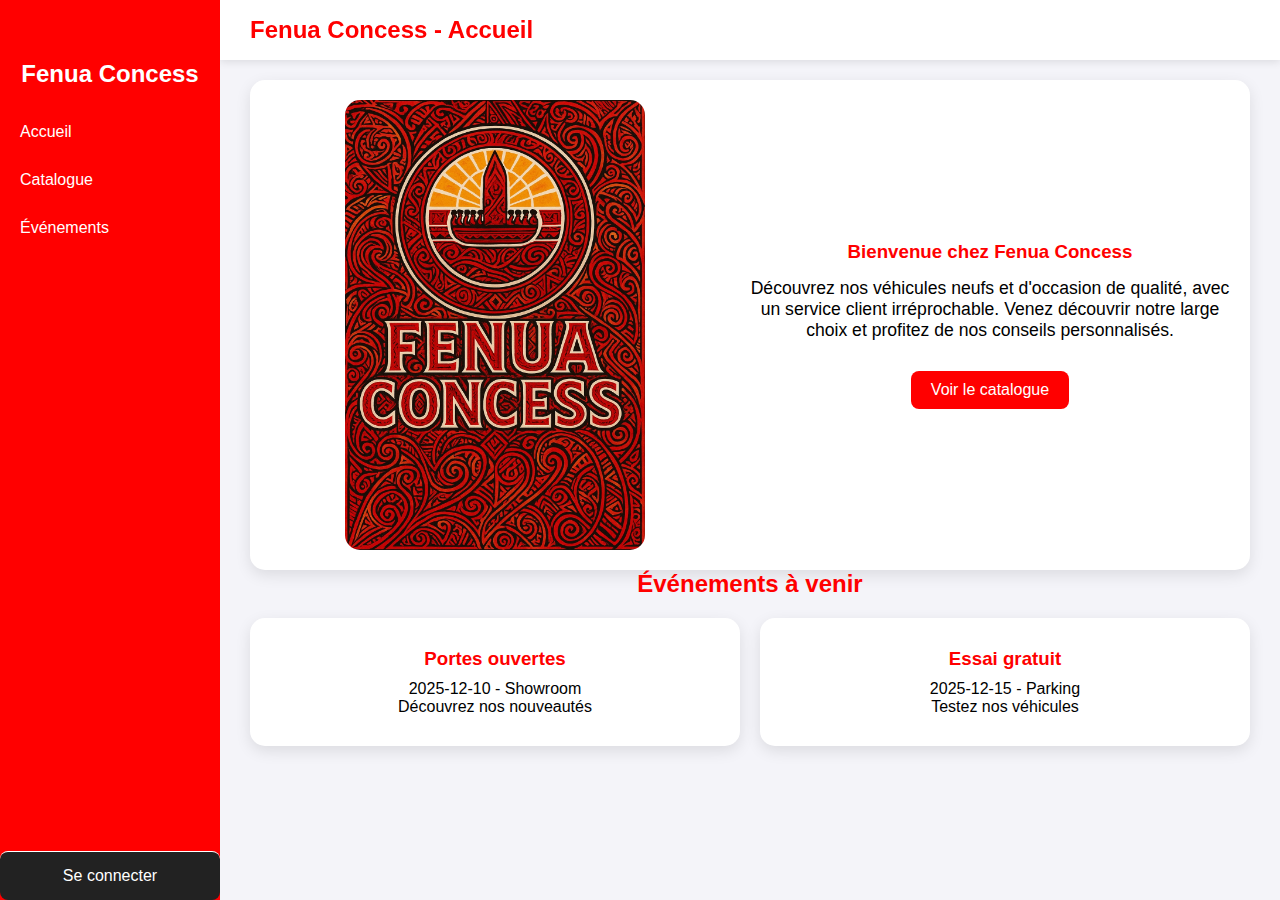
<file: index.html>
<!DOCTYPE html>
<html lang="fr">
<head>
<meta charset="UTF-8">
<meta name="viewport" content="width=device-width, initial-scale=1.0">
<title>Fenua Concess - Accueil</title>
<link rel="stylesheet" href="style.css">
<link rel="icon" type="image/png" href="assets/logo1.png">
<style>
/* --- Styles pour la présentation --- */
.presentation-card {
  display: flex;
  align-items: center;
  justify-content: space-between;
  gap: 30px;
  padding: 20px;
  flex-wrap: wrap;
}

.presentation-card img {
  width: 50%;
  max-width: 300px;
  border-radius: 15px;
  display: block;
  margin: 0 auto; /* Centre l'image dans son bloc */
}

.presentation-card .presentation-text {
  width: 50%;
  min-width: 250px;
}

.presentation-card .presentation-text h3 {
  margin-bottom: 15px;
  color: #ff0000;
}

.presentation-card .presentation-text p {
  font-size: 1.1em;
  margin-bottom: 15px;
}

.presentation-card .presentation-text a {
  display: inline-block;
  padding: 10px 20px;
  background: #ff0000;
  color: #fff;
  text-decoration: none;
  border-radius: 8px;
  transition: 0.3s;
}

.presentation-card .presentation-text a:hover {
  background: #00b4db;
}

/* --- Responsive --- */
@media (max-width:800px) {
  .presentation-card {
    flex-direction: column;
    text-align: center;
  }
  .presentation-card img,
  .presentation-card .presentation-text {
    width: 100%;
  }
}
</style>
</head>
<body>

<!-- Sidebar -->
<div class="sidebar">
  <h2>Fenua Concess</h2>
  <a href="index.html">Accueil</a>
  <a href="catalogue_p.html">Catalogue</a>
  <a href="#evenements">Événements</a>
  <a href="login.html" class="logout">Se connecter</a>
</div>

<!-- Header -->
<header>Fenua Concess - Accueil</header>

<!-- Main content -->
<div class="main-content">

  <!-- Présentation -->
  <section id="presentation" class="cards">
    <div class="card presentation-card">
      <img src="assets/logo1.png" alt="Fenua Concess">
      <div class="presentation-text">
        <h3>Bienvenue chez Fenua Concess</h3>
        <p>Découvrez nos véhicules neufs et d'occasion de qualité, avec un service client irréprochable. Venez découvrir notre large choix et profitez de nos conseils personnalisés.</p>
        <a href="catalogue_p.html">Voir le catalogue</a>
      </div>
    </div>
  </section>

  <!-- Événements -->
  <section id="evenements">
    <h2 style="text-align:center; color:#ff0000; margin-bottom:20px;">Événements à venir</h2>
    <div class="cards" id="evenements-list"></div>
  </section>

</div>

<script>
// Événements
const evenements = [
  {titre: "Portes ouvertes", date: "2025-12-10", lieu: "Showroom", desc: "Découvrez nos nouveautés"},
  {titre: "Essai gratuit", date: "2025-12-15", lieu: "Parking", desc: "Testez nos véhicules"}
];

const list = document.getElementById('evenements-list');
evenements.forEach(ev => {
  const div = document.createElement('div');
  div.className = 'card';
  div.innerHTML = `<h3>${ev.titre}</h3>
                   <p>${ev.date} - ${ev.lieu}</p>
                   <p>${ev.desc}</p>`;
  list.appendChild(div);
});

// Bloquer clic droit et touches inspecteur
document.addEventListener('contextmenu', e => e.preventDefault());
document.addEventListener('keydown', function(e) {
  if(e.key === "F12" || e.keyCode === 123) e.preventDefault();
  if(e.ctrlKey && e.shiftKey && ['I','J','C'].includes(e.key.toUpperCase())) e.preventDefault();
  if(e.ctrlKey && (e.key.toUpperCase() === 'U' || e.keyCode === 85)) e.preventDefault();
});
document.addEventListener('dragstart', e => e.preventDefault());
document.addEventListener('selectstart', e => e.preventDefault());
</script>

</body>
</html>
</file>
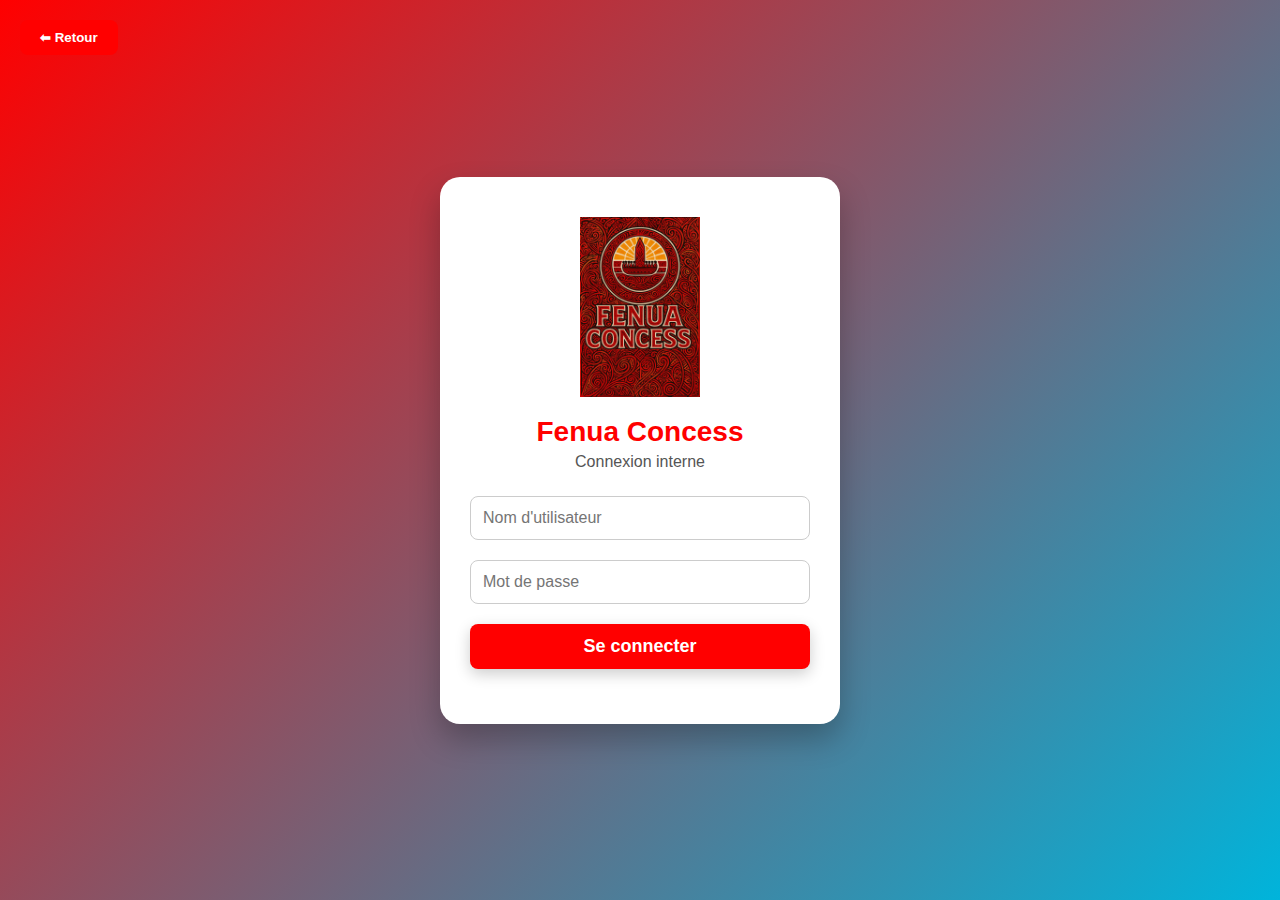
<file: factures.html>
<!DOCTYPE html>
<html lang="fr">
<head>
<meta charset="UTF-8" />
<meta name="viewport" content="width=device-width, initial-scale=1.0"/>
<title>Factures - Fenua Concess</title>
<link rel="stylesheet" href="style.css">
<link rel="icon" type="image/png" href="assets/logo1.png">
<style>
/* --- Main content --- */
.main-content {
  margin-left:220px;
  padding:80px 30px 30px 30px;
  flex:1;
  display:flex;
  justify-content:center;
  align-items:flex-start;
  min-height:100vh;
  box-sizing:border-box;
}

/* --- Formulaire --- */
form#factureForm {
  width:100%;
  max-width:600px;
  display:flex;
  flex-direction:column;
}

form#factureForm label {
  margin-top:10px;
  margin-bottom:5px;
  font-weight:600;
}

form#factureForm input, form#factureForm select, form#factureForm button {
  padding:10px;
  border-radius:6px;
  border:1px solid #ccc;
  font-size:16px;
}

form#factureForm button {
  margin-top:20px;
  background:#ff0000;
  color:#fff;
  border:none;
  cursor:pointer;
  font-weight:600;
  transition:0.3s;
}

form#factureForm button:hover {
  background:#00b4db;
}

/* --- Back button --- */
.back-btn {
  margin-bottom:15px;
  padding:10px 20px;
  background:#ff0000;
  color:#fff;
  border:none;
  border-radius:6px;
  cursor:pointer;
  font-weight:bold;
  transition:0.3s;
}

.back-btn:hover {
  background:#00b4db;
}

/* --- Sidebar user --- */
#userBlock {
  text-align: center;
  padding: 20px 10px 10px 10px;
}

#usernameDisplay {
  font-weight: 900;
  font-size: 1.3rem;
  margin-bottom: 5px;
}

#usernameLine {
  height: 2px;
  background: #fff;
  margin-bottom: 10px;
  width: 80%;
  margin-left:auto;
  margin-right:auto;
}

/* scroll top button basic positioning */
#scrollTopBtn {
  position: fixed;
  bottom: 30px;
  right: 30px;
  z-index: 100;
  background: #ff0000;
  color: #fff;
  border: none;
  border-radius: 50%;
  width: 50px;
  height: 50px;
  font-size: 24px;
  cursor: pointer;
  display: none;
  box-shadow: 0 5px 15px rgba(0,0,0,0.2);
}
#scrollTopBtn:hover { background:#00b4db; }
</style>
<script src="auth.js"></script>
</head>
<body>

<!-- Sidebar -->
<div class="sidebar">
  <div id="userBlock">
    <div id="usernameDisplay"></div>
    <div id="usernameLine"></div>
  </div>
  <h2>Fenua Concess</h2>
  <a href="portail.html">Accueil</a>
  <a href="catalogue.html">Catalogue</a>
  <a href="factures.html">Factures</a>
  <a href="#" class="logout" id="logoutBtn">Déconnexion</a>
</div>

<header>Portail Interne - Créer une facture</header>

<div class="main-content">
  <div style="width:100%;">
    <button class="back-btn" onclick="window.location.href='portail.html'">⬅ Retour</button>

    <form id="factureForm">
      <label for="client">Nom du client :</label>
      <input type="text" id="client" placeholder="Nom du client" required>

      <label for="vendeur">Nom du vendeur :</label>
      <input type="text" id="vendeur" readonly>

      <label for="date">Date :</label>
      <input type="date" id="date" required>

      <label for="heure">Heure :</label>
      <input type="time" id="heure" required>

      <label for="categorie">Catégorie :</label>
      <select id="categorie" required>
        <option value="">-- Sélectionner une catégorie --</option>
      </select>

      <label for="vehicule">Véhicule :</label>
      <select id="vehicule" required>
        <option value="">-- Sélectionner un véhicule --</option>
      </select>

      <label for="quantite">Quantité :</label>
      <input type="number" id="quantite" min="1" value="1" required>

      <label for="prix">Prix unitaire :</label>
      <input type="number" id="prix" min="0" required readonly>

      <label for="reduction">Réduction (%) :</label>
      <input type="number" id="reduction" min="0" max="100" value="0">

      <label for="motif">Motif de réduction (optionnel) :</label>
      <input type="text" id="motif" placeholder="Ex: remise fidélité, offre spéciale...">

      <label for="total">Total :</label>
      <input type="number" id="total" readonly>

      <label for="totalFinal">Total après réduction :</label>
      <input type="number" id="totalFinal" readonly>

      <button type="submit">Envoyer la facture</button>
      <p id="message"></p>
    </form>
  </div>
</div>

<button id="scrollTopBtn" title="Remonter en haut">↑</button>

<script>
// --- Vérifie si l'utilisateur est connecté ---
const user = sessionStorage.getItem('fc_user');
if(user){
  document.getElementById('vendeur').value = user;
  document.getElementById('usernameDisplay').textContent = user;
} else {
  // pas connecté, redirection
  window.location.href = "login.html";
}

// --- Bouton Déconnexion ---
document.getElementById('logoutBtn').addEventListener('click', () => {
  sessionStorage.removeItem('fc_user');
  window.location.href = 'login.html';
});

// --- CSV complet (intégré tel que fourni) ---
const csvData = `VÉHICULES;PRIX USINE;PRIX VENTE
COMPACTS;;
Blista;8 000;30 400
Brioso R/A;18 000;68 400
Issi;10 000;38 000
Panto;10 000;38 000
Prairie;12 000;45 600
COUPÉS;;
Cognoscenti Cabrio;55 000;209 000
Exemplar;32 000;121 600
F620;40 000;152 000
Felon;42 000;159 600
Felon GT;55 000;209 000
Jackal;38 000;144 000
Oracle XS;35 000;133 000
Sentinel;32 000;121 600
Sentinel XS;40 000;152 000
Windsor;95 000;361 000
Windsor Drop;125 000;475 000
Zion  Cabrio;45 000;171 000
GABZ;;
Pfister2;600 000;2 280 000
Argento 7F;500 000;1 900 000
Club XR;400 000;1 520 000
Pfister Comet S2 Rally Custom;1 260 000;4 788 000
Dodge charger Esperta;1 000 000;3 800 000
Gresley STX;600 000;2 280 000
Bravado Harmann;907 200;3 447 360
Biriz SZ;400 000;1 520 000
Mini cooper S (Issi Metro);900 000;3 420 000
Toyota Hilux Mojave;1 200 000;4 560 000
Benefactor Schwartzer s;1 008 000;3 830 400
Obey Sentinel GTS;1 159 200;4 404 960
Volvo Starlight;900 000;3 420 000
TenF R;1 108 000;4 213 440
Jaguard XE SV Project 8;1 200 000;4 560 000
Mazda ZR 350;756 000;2 872 800
MOTOS+A3A34:C225;;
Akuma;7 500;28 500
Avarus;18 000;68 400
Bagger;13 500;51 300
Bati 801;12 000;45 600
Bati 801RR;19 000;72 200
BF400;6 500;24 700
BMX (Vélo);160;608
Carbon RS;18 000;68 400
Chimera;38 000;144 400
Cliffhanger;9 500;36 100
Cruiser (Vélo);510;1 938
Daemon;11 500;43 700
Daemon High;13 500;51 300
Defiler;9 800;37 240
Double T;28 000;106 400
Enduro;5 500;20 900
Esskey;4 200;15 960
Faggio;1 900;7 220
Vespa;2 800;10 640
Fixter (Vélo);225;855
Gargoyle;16 500;62 700
Hakuchou;31 000;117 800
Hakuchou Sport;55 000;209 000
Hexer ;12 000;45 600
Innovation;23 500;89 300
Manchez;5 300;20 140
Nemesis;5 800;22 040
Nightblade;35 000;133 000
PCJ-600;6 200;23 560
Ruffian;6 800;25 840
Sanchez;5 300;20 140
Sanchez Sport;5 300;20 140
Sanctus;25 000;95 000
Scorcher (Vélo);280;1 054
Shotaro Concept;320 000;1 216 000
Sovereign;22 000;83 600
Thrust;24 000;91 200
Tri bike (Vélo);520;1 976
Vader;7 200;27 360
Vortex;9 800;37 240
Wofisbane;9 000;34 200
Zombie;9 500;36 100
Zombie luxuary;12 000;45 600
MUSCLE;;
Blade;15 000;57 000
Buccaneer;18 000;68 400
Buccaneer Rider;24 000;91 200
Chino;15 000;57 000
Chino Luxe;19 000;72 200
Coquette BlackFin;55 000;209 000
Dominator;35 000;133 000
Dukes;28 000;106 400
Faction;20 000;76 000
Faction Rider;30 000;114 000
Faction XL;40 000;152 000
Gauntlet;30 000;114 000
Hermes;535 000;2 033 000
Hotknife;125 000;475 000
Hustler;625 000;2 375 000
Nightshade;65 000;247 000
Phoenix;12 500;47 500
Picador;18 000;68 400
Ruiner 2 ;5 745 600;21 833 280
Sabre Turbo;20 000;76 000
Sabre GT;25 000;95 000
Slam Van;11 500;43 700
Tampa;16 000;60 800
Vigero;12 500;47 500
Virgo;14 000;53 200
Voodoo;7 200;27 360
Yoosemite;485 000;1 843 000
TOUT-TERRAIN;;
Bf injection;16 000;60 800
Bifta;12 000;45 000
Blazer;6 500;24 700
Blazer Sport;8 500;32 300
Blazer5;1 755 600;6 671 280
Brawler;45 000;171 000
Bubsta 6x6;120 000;456 000
Dune Buggy;8 000;30 400
Guardian;45 000;171 000
Kamacho;345 000;1 311 000
The Liberator;210 000;798 000
Rebel;35 000;133 000
Riata;380 000;1 444 000
Sandking;55 000;209 000
Trophy Truck;60 000;228 000
Trophy Truck Limited;80 000;304 000
BERLINES;;
Asea;5 500;20 900
Cognoscenti;55 000;209 000
Emperor;8 500;32 300
Fugitive;12 000;45 600
Glendale;6 500;24 700
Intruder;7 500;28 500
Premier;8 000;30 400
Primo Custom;14 000;53 200
Regina;5 000;19 000
Shafter;25 000;95 000
Stretch;90 000;342 000
Super Diamond;130 000;494 000
Tailgater;30 000;114 000
Warrener;4 000;15 200
Washington;9 000;34 200
SPORTIVES;;
Alpha;60 000;228 000
Banshee;70 000;266 000
Bestia GTS;55 000;209 000
Buffalo;12 000;45 600
Buffalo S;20 000;76 000
Carbonizzare;75 000;285 000
Comet;65 000;247 000
Comet 5;1 145 000;4 351 000
Coquette;65 000;247 000
Elegy;38 500;146 300
Feltzer;55 000;209 000
Furore GT;45 000;171 000
Fusilade;40 000;152 000
Jester;65 000;247 000
Jester (Racecar);135 000;513 000
Khamelion;38 000;144 400
Kuruma;30 000;114 000
Lynx;40 000;152 000
Mamba;70 000;266 000
Massacro;65 000;247 000
Massacro (Racecar);130 000;494 000
Neon;1 500 000;5 700 000
9F;65 000;247 000
9F Cabrio;80 000;304 000
Omnis;35 000;133 000
Pariah;1 420 000;5 396 000
Penumbra;28 000;106 400
Raiden;1 375 000;5 225 000
Rapid GT;35 000;133 000
Rapid GT Convertible;45 000;171 000
Revolter;1 610 000;6 118 000
Schafter V12;50 000;190 000
Sentinel 3;650 000;2 470 000
Seven 70;39 500;150 100
Streiter;500 000;1 900 000
Stromberg ;3 185 350;12 104 330
Sultan;15 000;57 000
Surano;50 000;190 000
Drift Tampa;80 000;304 000
Tropos;40 000;152 000
Verlierer;70 000;266 000
SUPER SPORTIVES;;
Ardent;1 150 000;4 370 000
Btype;62 000;235 600
Btype Hotroad;155 000;589 000
Btype Luxe;85 000;323 000
Casco;30 000;114 000
Coquette Classic;40 000;152 000
Deluxo;4 721 500;17 941 700
Stirling GT ;65 000;247 000
GT 500;785 000;2 983 000
Manana;12 800;48 640
Monroe;55 000;209 000
Pigalle;20 000;76 000
Rapid GT3;885 000;3 363 000
Retinue;615 000;2 337 000
Savestra;990 000;3 762 000
Stinger;80 000;304 000
Stinger GT;75 000;285 000
Viseris;875 000;3 325 000
Z190;900 000;3 420 000
Z-Type;220 000;836 000
SUVs;;
Baller;40 000;152 000
Baller Sport;60 000;228 000
Cavalcade;55 000;209 000
Contender;70 000;266 000
Dubsta;45 000;171 000
Dubsta Luxuary;60 000;228 000
Phantom;17 000;64 600
Grabger;50 000;190 000
Gresley;47 500;180 500
Huntley S;40 000;152 000
Landstalker;35 000;133 000
Mesa;16 000;60 800
Mesa Trail;40 000;152 000
Patriot;55 000;209 000
Radius;29 000;110 200
Rocoto;45 000;171 000
Seminole;25 000;95 000
XLS;32 000;121 600
VANS;;
Bison;45 000;171 000
Bobcat XL;32 000;121 600
Burrito;19 000;72 200
Camper;42 000;159 600
Gang Burrito;45 000;171 000
Burrito;29 000;110 200
Journey;6 500;24 700
Minivan;13 000;49 400
Moonbeam;18 000;68 400
Moonbeam Rider;35 000;133 000
Paradise;19 000;72 200
Rumpo;15 000;57 000
Rumpo Trail;19 500;74 100
Surfer;12 000;45 600
Youga;10 800;41 040
Youga Luxury;14 500;55 100`;

// --- Parsing CSV et remplissage catégories / véhicules ---
const lignes = csvData.trim().split("\n");
const categories = {};
let currentCat = "";
for(let i=1;i<lignes.length;i++){
  // split by ; but keep entries trim-safe
  const parts = lignes[i].split(";");
  const nom = (parts[0]||"").trim();
  const usine = (parts[1]||"").trim();
  const vente = (parts[2]||"").trim();
  if(nom && !usine && !vente){
    currentCat = nom;
    categories[currentCat] = [];
  } else if(currentCat && nom){
    // parse prix vente to number (may contain spaces)
    const prixNum = vente ? parseFloat(vente.replace(/\s/g, '')) : 0;
    categories[currentCat].push({ nom: nom, prix: prixNum });
  }
}

const catSelect = document.getElementById('categorie');
const vehSelect = document.getElementById('vehicule');
const prixInput = document.getElementById('prix');
const quantiteInput = document.getElementById('quantite');
const reductionInput = document.getElementById('reduction');
const totalInput = document.getElementById('total');
const totalFinalInput = document.getElementById('totalFinal');

Object.keys(categories).forEach(cat=>{
  const opt = document.createElement('option');
  opt.value = cat;
  opt.textContent = cat;
  catSelect.appendChild(opt);
});

// quand catégorie change
catSelect.addEventListener('change', ()=>{
  vehSelect.innerHTML = '<option value="">-- Sélectionner un véhicule --</option>';
  prixInput.value = '';
  totalInput.value = '';
  totalFinalInput.value = '';
  const list = categories[catSelect.value] || [];
  list.forEach(v => {
    const o = document.createElement('option');
    o.value = v.nom;
    o.textContent = v.nom;
    vehSelect.appendChild(o);
  });
});

// quand véhicule change
vehSelect.addEventListener('change', ()=>{
  const list = categories[catSelect.value] || [];
  const selected = list.find(x => x.nom === vehSelect.value);
  prixInput.value = selected ? selected.prix : '';
  updateTotal();
});

// calculs
quantiteInput.addEventListener('input', updateTotal);
reductionInput.addEventListener('input', updateTotal);

function updateTotal() {
  const prix = parseFloat(document.getElementById('prix').value) || 0;
  const qte = parseInt(document.getElementById('quantite').value) || 1;
  const reduc = parseFloat(document.getElementById('reduction').value) || 0;

  const total = prix * qte;
  document.getElementById('total').value = total.toFixed(0);

  // Si réduction > 0, on calcule et affiche le total réduit
  if (reduc > 0) {
    const totalReduit = total - (total * reduc / 100);
    document.getElementById('totalFinal').value = totalReduit.toFixed(0);
  } 
  // Sinon, on laisse vide
  else {
    document.getElementById('totalFinal').value = "";
  }
}


// --- Envoi au webhook Discord (utilise ton webhook exact ci-dessous) ---
document.getElementById('factureForm').addEventListener('submit', async (e) => {
  e.preventDefault();

  // recalc au cas où
  updateTotal();

  const client = document.getElementById('client').value.trim();
  const vendeur = document.getElementById('vendeur').value.trim();
  const date = document.getElementById('date').value;
  const heure = document.getElementById('heure').value;
  const categorie = document.getElementById('categorie').value;
  const vehicule = document.getElementById('vehicule').value;
  const quantite = document.getElementById('quantite').value;
  const prixUnitaire = document.getElementById('prix').value;
  const reduction = document.getElementById('reduction').value;
  const motif = document.getElementById('motif').value || "Aucun";
  const total = document.getElementById('totalFinal').value;

const embed = {
  title: "🧾 Nouvelle facture - Fenua Concess",
  color: 0xff0000,
  fields: [
    { name: "👤 Client", value: client || "—", inline: true },
    { name: "💼 Vendeur", value: vendeur || "—", inline: true },
    { 
      name: "📅 Date", 
      value: (date 
        ? new Date(date).toLocaleDateString('fr-FR') + (heure ? ` ${heure}` : "") 
        : "—"), 
      inline: false 
    },
    { name: "🚗 Catégorie", value: categorie || "—", inline: true },
    { name: "🚘 Véhicule", value: vehicule || "—", inline: true },
    { name: "🔢 Quantité", value: quantite.toString() || "0", inline: true },
    { name: "💰 Prix unitaire", value: (prixUnitaire ? Number(prixUnitaire).toLocaleString() + " $" : "—"), inline: true },
    { name: "📉 Réduction", value: (reduction ? reduction + " %" : "0 %"), inline: true },
    { name: "🎟️ Motif", value: motif || "Aucun", inline: false },
    { name: "💵 Total après réduction", value: (total ? Number(total).toLocaleString() + " $" : "0 $"), inline: false }
  ],
  footer: { text: "Fenua Concess - Portail Interne" },
  timestamp: new Date().toISOString()
};


  // --> Remplace ci-dessous par TON webhook réel (déjà fourni dans la conversation)
  const webhookURL = 'https://discord.com/api/webhooks/1434167082018406530/h1MrBR0pL38eORKh0v85Y4DE2JMh0nS83J--pSdlmPsFMk64QHJb2X7Ajm-2XOjJ9wsb';

  try {
    const res = await fetch(webhookURL, {
      method: 'POST',
      headers: { 'Content-Type': 'application/json' },
      body: JSON.stringify({ embeds: [embed] })
    });

    const msgEl = document.getElementById('message');
    if(res.ok){
      msgEl.textContent = '✅ Facture envoyée sur Discord !';
      msgEl.style.color = 'green';
      document.getElementById('factureForm').reset();
      // remettre vendeur / user affiché
      if(user){
        document.getElementById('vendeur').value = user;
        document.getElementById('usernameDisplay').textContent = user;
      }
      totalInput.value = '';
      totalFinalInput.value = '';
    } else {
      msgEl.textContent = '❌ Erreur lors de l\'envoi (webhook).';
      msgEl.style.color = 'red';
      console.error('Webhook status:', res.status, await res.text());
    }
  } catch (err) {
    console.error(err);
    const msgEl = document.getElementById('message');
    msgEl.textContent = '❌ Erreur lors de l\'envoi (réseau).';
    msgEl.style.color = 'red';
  }
});

// --- Bouton remonter en haut ---
const scrollBtn = document.getElementById('scrollTopBtn');
window.onscroll = function() {
  scrollBtn.style.display = (document.body.scrollTop > 100 || document.documentElement.scrollTop > 100) ? "block" : "none";
};
scrollBtn.addEventListener('click', () => window.scrollTo({ top: 0, behavior: 'smooth' }));

// --- Bloquer clic droit / inspecteur ---
document.addEventListener('contextmenu', e => e.preventDefault());
document.addEventListener('keydown', e => {
  if(e.key === "F12" || e.keyCode === 123) e.preventDefault();
  if(e.ctrlKey && e.shiftKey && ['I','J','C'].includes((e.key||'').toUpperCase())) e.preventDefault();
  if(e.ctrlKey && ((e.key||'').toUpperCase() === 'U' || e.keyCode === 85)) e.preventDefault();
});
document.addEventListener('dragstart', e => e.preventDefault());
document.addEventListener('selectstart', e => e.preventDefault());
</script>

</body>
</html>
</file>
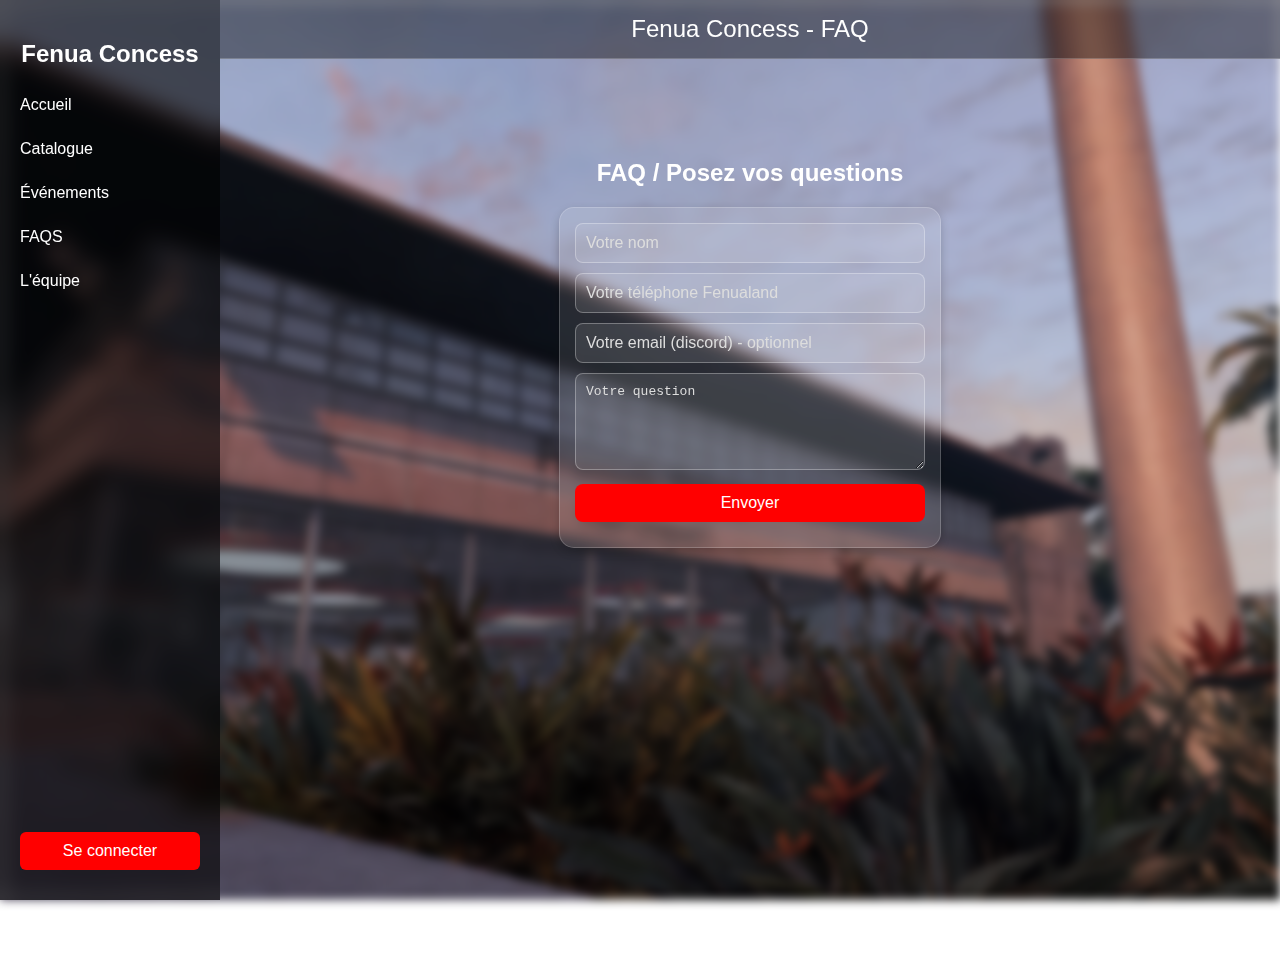
<file: faqs.html>
<!DOCTYPE html>
<html lang="fr">
<head>
<meta charset="UTF-8">
<meta name="viewport" content="width=device-width, initial-scale=1.0">
<title>Fenua Concess - FAQ</title>
<link rel="icon" type="image/png" href="assets/logo1.png">
<style>
/* --- Fond flouté --- */
body::before {
  content: "";
  position: fixed;
  top: 0; left: 0;
  width: 100%; height: 100%;
  background: url('assets/background2.png') no-repeat center center / cover;
  filter: blur(5px);
  z-index: -1;
}

body {
  margin: 0;
  padding: 0;
  font-family: Arial, sans-serif;
  color: #fff;
  position: relative;
  z-index: 1;
  overflow-x: hidden;
}

/* --- Sidebar --- */
.sidebar {
  position: fixed;
  top: 0; left: 0;
  width: 220px;
  height: 100%;
  background: rgba(0,0,0,0.6);
  backdrop-filter: blur(10px);
  padding: 20px 10px;
  box-sizing: border-box;
  overflow-y: auto;
}
.sidebar h2 { color: #fff; text-align: center; margin-bottom: 20px; }
.sidebar a { display: block; color: #fff; text-decoration: none; margin: 10px 0; padding: 8px 10px; border-radius: 5px; transition: 0.3s; }
.sidebar a:hover { background: rgba(255,255,255,0.1); }

/* --- Bouton déconnexion en bas --- */
.sidebar .logout {
  position: absolute;
  bottom: 20px;
  left: 50%;
  transform: translateX(-50%);
  width: calc(100% - 40px);
  text-align: center;
  background: #ff0000;
  color: #fff;
  padding: 10px 0;
  border-radius: 6px;
  transition: 0.3s;
}
.sidebar .logout:hover { background: #00b4db; }

/* --- Header --- */
header {
  margin-left: 220px;
  background: rgba(0,0,0,0.4);
  backdrop-filter: blur(6px);
  color: #fff;
  text-align: center;
  padding: 15px;
  font-size: 1.5rem;
  border-bottom: 1px solid rgba(255,255,255,0.2);
  box-sizing: border-box;
}

/* --- Main content --- */
.main-content {
  margin-left: 220px;
  padding: 80px 20px 30px 20px;
  box-sizing: border-box;
  min-height: 100vh;
}

/* --- Cartes effet verre dépoli --- */
.cards {
  display: flex;
  flex-wrap: wrap;
  gap: 20px;
  justify-content: center;
}
.card {
  background: rgba(255,255,255,0.1);
  backdrop-filter: blur(6px);
  border-radius: 15px;
  border: 1px solid rgba(255,255,255,0.2);
  box-shadow: 0 4px 10px rgba(0,0,0,0.2);
  width: 350px;
  text-align: center;
  padding: 15px;
  transition: transform 0.3s ease, background 0.3s ease, box-shadow 0.3s ease;
}
.card:hover {
  transform: translateY(-5px) scale(1.03);
  background: rgba(255,255,255,0.15);
  box-shadow: 0 6px 14px rgba(0,0,0,0.3);
}

/* --- Form inputs --- */
.card form,
.card form input,
.card form textarea,
.card form button {
  box-sizing: border-box; /* <- AJOUTÉ */
}

.card form input,
.card form textarea,
.card form button {
  width: 100%;
  padding: 10px;
  margin-bottom: 10px;
  border-radius: 8px;
  border: 1px solid rgba(255,255,255,0.3);
  font-size: 1em;
  background: rgba(255,255,255,0.1);
  color: #fff;
}
.card form input::placeholder,
.card form textarea::placeholder {
  color: #ddd;
}
.card form button {
  background: #ff0000;
  color: #fff;
  border: none;
  cursor: pointer;
  transition: 0.3s;
}
.card form button:hover { background: #00b4db; }


/* --- Scroll top --- */
#scrollTopBtn {
  display: none;
  position: fixed;
  bottom: 25px; right: 25px;
  z-index: 99;
  background-color: #f44336;
  color: white;
  border: none;
  border-radius: 50%;
  padding: 10px 15px;
  cursor: pointer;
  font-size: 18px;
  transition: 0.3s;
}
#scrollTopBtn:hover { background-color: #00b4db; }

/* --- Responsive --- */
@media (max-width: 800px) {
  .main-content { margin-left: 0; padding: 80px 10px 20px 10px; }
  header { margin-left: 0; }
  .cards { justify-content: center; }
  .sidebar .logout { position: relative; bottom: auto; transform: none; width: 100%; margin-top: 20px; }
}
</style>
</head>
<body>

<div class="sidebar">
  <h2>Fenua Concess</h2>
  <a href="index.html">Accueil</a>
  <a href="catalogue_p.html">Catalogue</a>
  <a href="#evenements">Événements</a>
  <a href="faqs.html">FAQS</a>
  <a href="equipe.html">L'équipe</a>
  <a href="login.html" class="logout">Se connecter</a>
</div>

<header>Fenua Concess - FAQ</header>

<div class="main-content">
  <section id="faq">
    <h2 style="text-align:center; color:#ffffff; margin-bottom:20px;">FAQ / Posez vos questions</h2>
    <div class="cards">
      <div class="card">
        <form id="faqForm">
          <input type="text" id="name" name="name" placeholder="Votre nom" required>
          <input type="tel" id="tel" name="tel" placeholder="Votre téléphone Fenualand" required>
          <input type="text" id="email" name="email" placeholder="Votre email (discord) - optionnel">
          <textarea id="question" name="question" placeholder="Votre question" rows="5" required></textarea>
          <button type="submit">Envoyer</button>
        </form>
      </div>
    </div>
  </section>
</div>

<button id="scrollTopBtn" title="Remonter en haut">↑</button>

<script>
// Webhook Discord
const webhookURL = "https://discord.com/api/webhooks/1434730882010321001/FR8kKdAngHmnspKRHxdq_4Koc9k3_TTmBW0EUuIyhDg0SkDAsFlZ7ymjfmHkUkNlKA8m";

document.getElementById('faqForm').addEventListener('submit', async function(e){
  e.preventDefault();
  const name = document.getElementById('name').value;
  const tel = document.getElementById('tel').value;
  const email = document.getElementById('email').value || "Non fourni";
  const question = document.getElementById('question').value;

  const webhookPayload = {
    username: "Fenua Concess FAQ",
    embeds: [{
      title: "📩 Nouvelle question FAQ",
      color: 16711680,
      fields: [
        { name: "🙍 Nom", value: name, inline: true },
        { name: "📞 Téléphone", value: tel, inline: true },
        { name: "✉️ Email (discord)", value: email, inline: false },
        { name: "❓ Question", value: question, inline: false }
      ],
      timestamp: new Date()
    }]
  };

  try {
    await fetch(webhookURL, { method:'POST', headers:{'Content-Type':'application/json'}, body:JSON.stringify(webhookPayload) });
    alert("Votre question a été envoyée !");
    document.getElementById('faqForm').reset();
  } catch(err) { alert("Erreur lors de l'envoi, veuillez réessayer."); console.error(err); }
});

// Scroll Top
const scrollBtn = document.getElementById('scrollTopBtn');
window.onscroll = () => { scrollBtn.style.display = (document.body.scrollTop>100 || document.documentElement.scrollTop>100)?"block":"none"; };
scrollBtn.addEventListener('click', () => { window.scrollTo({top:0, behavior:'smooth'}); });

// Bloquer clic droit / touches inspecteur
document.addEventListener('contextmenu', e=>e.preventDefault());
document.addEventListener('keydown', e=>{
  if(e.key==="F12"||e.keyCode===123) e.preventDefault();
  if(e.ctrlKey && e.shiftKey && ['I','J','C'].includes(e.key.toUpperCase())) e.preventDefault();
  if(e.ctrlKey && (e.key.toUpperCase()==='U'||e.keyCode===85)) e.preventDefault();
});
document.addEventListener('dragstart', e=>e.preventDefault());
document.addEventListener('selectstart', e=>e.preventDefault());
</script>

</body>
</html>
</file>
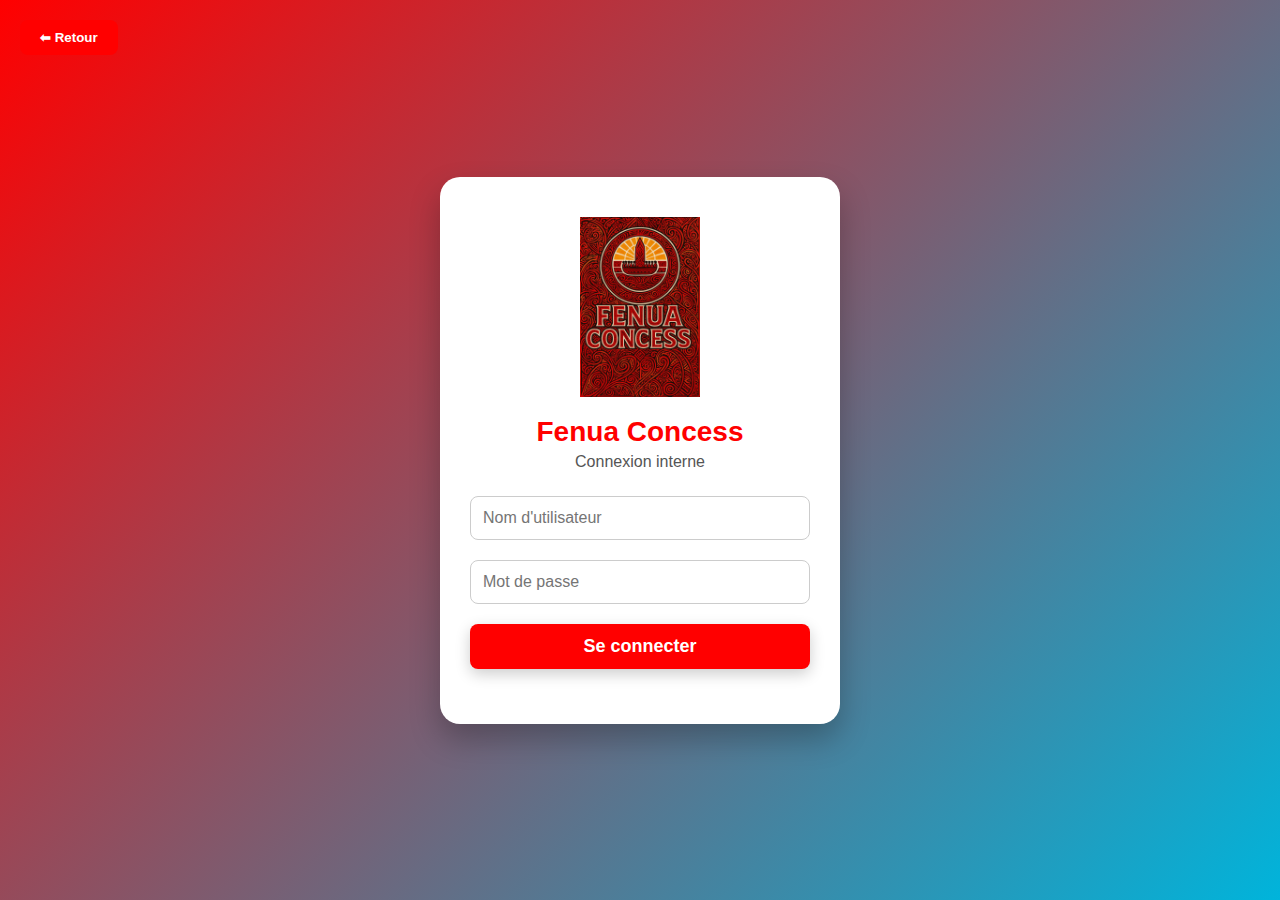
<file: login.html>
<!DOCTYPE html>
<html lang="fr">
<head>
<meta charset="UTF-8">
<meta name="viewport" content="width=device-width, initial-scale=1.0">
<title>Connexion - Fenua Concess</title>
<link rel="icon" type="image/png" href="assets/logo1.png">

<style>
/* --- RESET --- */
* {
  margin: 0;
  padding: 0;
  box-sizing: border-box;
  font-family: 'Segoe UI', Tahoma, Geneva, Verdana, sans-serif;
}

/* --- BODY --- */
body {
  min-height: 100vh;
  display: flex;
  justify-content: center;
  align-items: center;
  background: linear-gradient(135deg, #ff0000, #00b4db);
  position: relative;
}

/* --- BOUTON RETOUR --- */
.back-btn {
  position: absolute;
  top: 20px;
  left: 20px;
  padding: 10px 20px;
  background: #ff0000;
  color: #fff;
  border: none;
  border-radius: 8px;
  cursor: pointer;
  font-weight: bold;
  transition: 0.3s;
}

.back-btn:hover {
  background: #00b4db;
}

/* --- LOGIN CARD --- */
.login-card {
  background: #fff;
  padding: 40px 30px;
  border-radius: 20px;
  box-shadow: 0 15px 30px rgba(0,0,0,0.25);
  width: 100%;
  max-width: 400px;
  text-align: center;
  animation: fadeIn 0.6s ease;
}

.login-logo {
  width: 120px;
  margin-bottom: 15px;
}

.login-card h1 {
  margin-bottom: 5px;
  color: #ff0000;
  font-size: 28px;
  font-weight: bold;
}

.login-subtitle {
  margin-bottom: 25px;
  font-size: 16px;
  color: #555;
}

/* --- INPUTS --- */
.login-card input {
  width: 100%;
  padding: 12px;
  margin-bottom: 20px;
  border-radius: 8px;
  border: 1px solid #ccc;
  font-size: 16px;
  transition: 0.3s;
}

.login-card input:focus {
  border-color: #ff0000;
  outline: none;
  box-shadow: 0 0 8px rgba(255,0,0,0.3);
}

/* --- BUTTON --- */
.login-card button {
  width: 100%;
  padding: 12px;
  background: #ff0000;
  color: #fff;
  border: none;
  border-radius: 8px;
  font-size: 18px;
  font-weight: 600;
  cursor: pointer;
  transition: 0.3s;
  box-shadow: 0 5px 15px rgba(0,0,0,0.2);
}

.login-card button:hover {
  background: #00b4db;
  box-shadow: 0 8px 20px rgba(0,0,0,0.3);
}

/* --- MESSAGE --- */
#message {
  margin-top: 15px;
  font-weight: bold;
}

/* --- ANIMATION --- */
@keyframes fadeIn {
  from { opacity: 0; transform: translateY(-20px); }
  to { opacity: 1; transform: translateY(0); }
}

/* --- RESPONSIVE --- */
@media(max-width:500px){
  .login-card { padding: 30px 20px; }
  .login-logo { width: 100px; }
}
</style>
</head>

<body>

  <!-- Bouton retour -->
  <button class="back-btn" onclick="window.location.href='index.html'">⬅ Retour</button>

  <!-- Carte de connexion -->
  <div class="login-card">
    <img src="assets/logo1.png" alt="Fenua Concess" class="login-logo">
    <h1>Fenua Concess</h1>
    <p class="login-subtitle">Connexion interne</p>

    <input type="text" id="username" placeholder="Nom d'utilisateur" autocomplete="username">
    <input type="password" id="password" placeholder="Mot de passe" autocomplete="current-password">
    <button id="loginBtn">Se connecter</button>
    <p id="message"></p>
  </div>

  <script>
  // --- Liste des utilisateurs ---
  const utilisateurs = [
    { username: "admin", password: "P@ssword" },
    { username: "FenuaConcess", password: "FenuaConcess" },
    { username: "Adrian", password: "azerty"},
    { username: "Reyna", password: "mdp1" },
    { username: "Shamuel", password: "mdp2" },
    { username: "Amaru", password: "mdp3" },
    { username: "Jayvon", password: "mdp4" },
    { username: "Malik", password: "MalikCaerter20061998" },
    { username: "Jamal", password: "Jamal" },
    { username: "Brandon", password: "Brandon" },
    { username: "Osuri", password: "Osuri" },
    { username: "Brandon", password: "040632"}
  ];

  const loginBtn = document.getElementById('loginBtn');
  loginBtn.addEventListener('click', tryLogin);

  document.addEventListener('keydown', (e) => { 
    if (e.key === 'Enter') tryLogin(); 
  });

  function tryLogin(){
    const user = document.getElementById('username').value.trim();
    const pass = document.getElementById('password').value.trim();
    const msg = document.getElementById('message');

    const found = utilisateurs.find(u => u.username === user && u.password === pass);

    if(found){
      sessionStorage.setItem('fc_user', found.username);
      msg.style.color = "green";
      msg.textContent = "✅ Connexion réussie !";

      // Redirection vers portail.html après connexion
      setTimeout(() => {
        window.location.href = 'portail.html';
      }, 700);
    } else {
      msg.style.color = "red";
      msg.textContent = "❌ Identifiant ou mot de passe incorrect";
    }
  }

  // Bloquer clic droit
  document.addEventListener('contextmenu', function(e) { e.preventDefault(); });

  // Bloquer touches inspecteur / code source
  document.addEventListener('keydown', function(e) {
    if (e.key === "F12" || e.keyCode === 123) e.preventDefault();
    if (e.ctrlKey && e.shiftKey && (['I','J','C'].includes(e.key.toUpperCase()) || [73,74,67].includes(e.keyCode))) e.preventDefault();
    if (e.ctrlKey && (e.key.toUpperCase() === 'U' || e.keyCode === 85)) e.preventDefault();
  });

  document.addEventListener('dragstart', function(e) { e.preventDefault(); });
  document.addEventListener('selectstart', function(e) { e.preventDefault(); });
  </script>

</body>
</html>
</file>
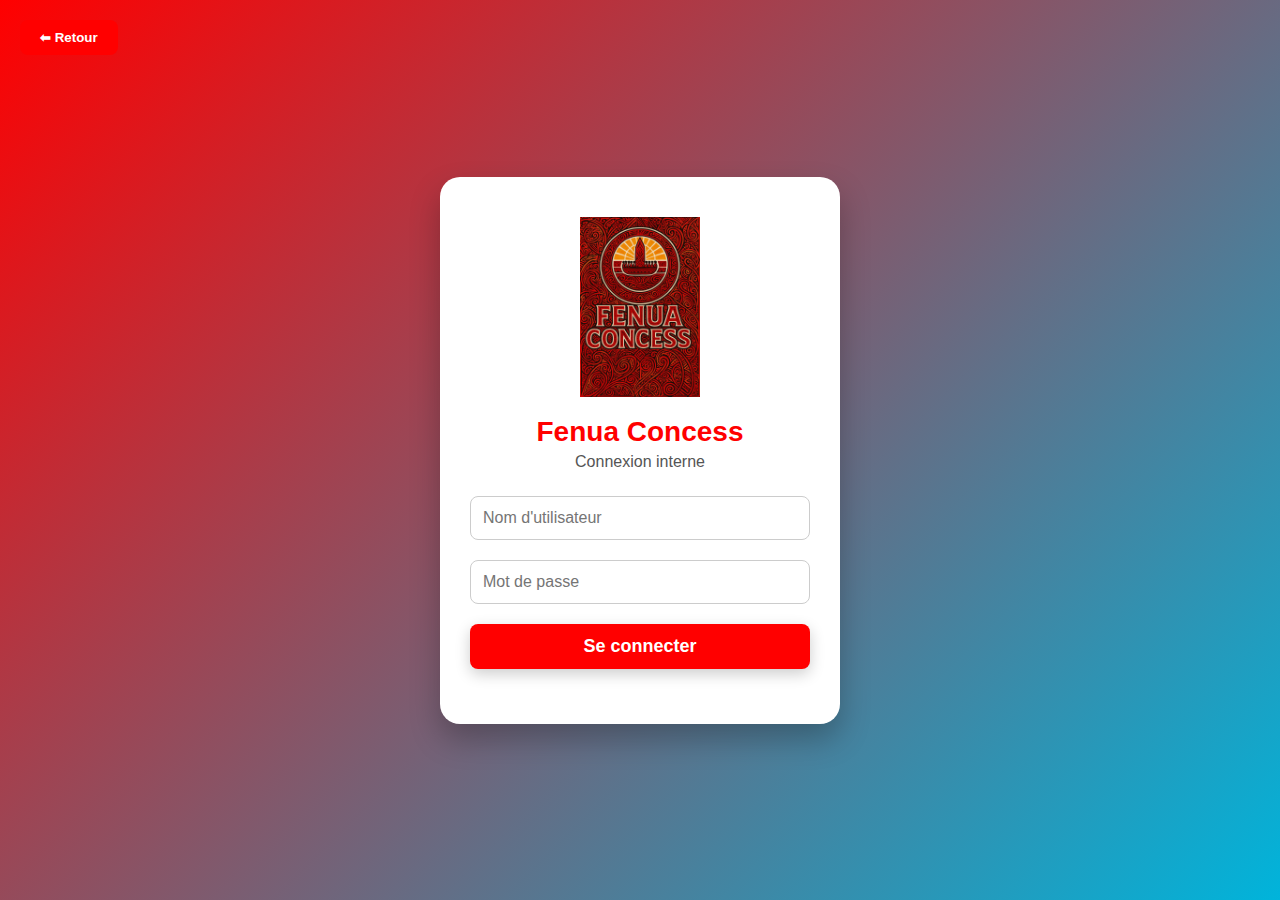
<file: portail.html>
<!DOCTYPE html>
<html lang="fr">
<head>
<meta charset="UTF-8">
<meta name="viewport" content="width=device-width, initial-scale=1.0">
<title>Portail Interne - Fenua Concess</title>
<link rel="stylesheet" href="style.css">
<link rel="icon" type="image/png" href="assets/logo1.png">
<style>
/* --- Sidebar spécifique --- */
#userBlock {
  text-align: center;
  padding: 20px 10px 10px 10px;
}

#usernameDisplay {
  font-weight: 900; /* Gros gras */
  font-size: 1.3rem;
  margin-bottom: 5px;
}

#usernameLine {
  height: 2px;
  background: #fff;
  margin-bottom: 10px;
}
</style>
</head>

<body>

<!-- Sidebar -->
<div class="sidebar">
  <div id="userBlock">
    <div id="usernameDisplay"></div>
    <div id="usernameLine"></div>
  </div>
  <h2>Fenua Concess</h2>
  <a href="portail.html">Accueil</a>
  <a href="catalogue.html">Catalogue</a>
  <a href="factures.html">Factures</a>
  <a href="index.html" class="logout" id="logoutBtn">Déconnexion</a>
</div>

<!-- Header -->
<header>Portail Interne</header>

<!-- Main content -->
<div class="main-content">
  <h2 id="welcomeMessage" style="margin-bottom: 20px; color:#333;"></h2>

  <div class="cards">
    <div class="card">
      <h3>Catalogue</h3>
      <p>Consultez le catalogue.</p>
      <a href="catalogue.html">Voir</a>
    </div>
    <div class="card">
      <h3>Factures</h3>
      <p>Créer ou envoyer une facture.</p>
      <a href="factures.html">Accéder</a>
    </div>
  </div>
</div>

<script>
// Récupère l'utilisateur connecté
const user = sessionStorage.getItem('fc_user');

if (!user) {
  window.location.href = "login.html";
} else {
  // Nom en haut de la sidebar
  document.getElementById('usernameDisplay').textContent = user;
  // Ligne sous le nom
  document.getElementById('usernameLine').style.width = '80%';
  document.getElementById('usernameLine').style.margin = '0 auto';
  document.getElementById('usernameLine').style.backgroundColor = '#fff';
  
  // Message de bienvenue
  document.getElementById('welcomeMessage').textContent = `Bienvenue, ${user}`;
}

// Déconnexion
document.getElementById('logoutBtn').addEventListener('click', () => {
  sessionStorage.removeItem('fc_user');
  window.location.href = "index.html";
});

// Protection clic droit / touches inspecteur
document.addEventListener('contextmenu', e => e.preventDefault());
document.addEventListener('keydown', function(e) {
  if(e.key === "F12" || e.keyCode === 123) e.preventDefault();
  if(e.ctrlKey && e.shiftKey && ['I','J','C'].includes(e.key.toUpperCase())) e.preventDefault();
  if(e.ctrlKey && (e.key.toUpperCase() === 'U' || e.keyCode === 85)) e.preventDefault();
});
document.addEventListener('dragstart', e => e.preventDefault());
document.addEventListener('selectstart', e => e.preventDefault());
</script>

</body>
</html>
</file>
<file: style.css>
/* --- Reset & Base --- */
* {
  margin: 0;
  padding: 0;
  box-sizing: border-box;
  font-family: 'Segoe UI', Tahoma, Geneva, Verdana, sans-serif;
}

body {
  min-height: 100vh;
  background: #f4f4f9;
  display: flex;
  flex-direction: row;
}

/* --- Sidebar --- */
.sidebar {
  width: 220px;
  background: #ff0000;
  color: #fff;
  display: flex;
  flex-direction: column;
  padding-top: 60px;
  position: fixed;
  top: 0;
  bottom: 0;
  transition: width 0.3s;
  z-index: 200;
}

.sidebar h2 {
  text-align: center;
  margin-bottom: 20px;
}

.sidebar a {
  text-decoration: none;
  color: #fff;
  padding: 15px 20px;
  display: block;
  transition: 0.3s;
  border-radius: 8px;
}

.sidebar a:hover {
  background: #00b4db;
}

/* --- Déconnexion en bas --- */
.sidebar .logout {
  margin-top: auto;
  padding: 15px 20px;
  background: #222;
  text-align: center;
  border-top: 1px solid #fff;
}

/* --- Header --- */
header {
  position: fixed;
  top: 0;
  left: 220px;
  right: 0;
  height: 60px;
  background: #fff;
  display: flex;
  align-items: center;
  padding: 0 30px;
  box-shadow: 0 2px 8px rgba(0, 0, 0, 0.1);
  z-index: 100;
  font-size: 1.5rem;
  font-weight: bold;
  color: #ff0000;
}

/* --- Main content --- */
.main-content {
  margin-left: 220px;
  padding: 80px 30px 30px 30px;
  flex: 1;
}

/* --- Cards --- */
.cards {
  display: grid;
  grid-template-columns: repeat(auto-fit, minmax(250px, 1fr));
  gap: 20px;
}

.card {
  background: #fff;
  padding: 30px;
  border-radius: 15px;
  box-shadow: 0 5px 15px rgba(0,0,0,0.1);
  transition: transform 0.3s;
  text-align: center;
}

.card:hover {
  transform: translateY(-5px);
}

.card h3 {
  margin-bottom: 10px;
  color: #ff0000;
}

.card a {
  display: inline-block;
  margin-top: 15px;
  padding: 10px 20px;
  background: #ff0000;
  color: #fff;
  border-radius: 8px;
  text-decoration: none;
  transition: 0.3s;
}

.card a:hover {
  background: #00b4db;
}

/* --- Tables --- */
table {
  width: 100%;
  border-collapse: collapse;
  background: #fff;
  border-radius: 10px;
  overflow: hidden;
  box-shadow: 0 5px 15px rgba(0,0,0,0.1);
  margin-top: 15px;
}

th, td {
  padding: 12px;
  border-bottom: 1px solid #ddd;
  text-align: center;
}

th {
  background: #ff0000;
  color: #fff;
}

tr:hover {
  background: #f1f1f1;
}

/* --- Forms --- */
form {
  max-width: 400px;
  margin: 0 auto;
  background: #fff;
  padding: 30px;
  border-radius: 15px;
  box-shadow: 0 5px 15px rgba(0,0,0,0.1);
  display: flex;
  flex-direction: column;
  gap: 15px;
}

input, button, input[type="submit"] {
  padding: 12px;
  border-radius: 8px;
  border: 1px solid #ccc;
  font-size: 1rem;
}

button, input[type="submit"] {
  background: #ff0000;
  color: #fff;
  border: none;
  cursor: pointer;
  transition: 0.3s;
}

button:hover, input[type="submit"]:hover {
  background: #00b4db;
}

/* --- Messages --- */
#message {
  text-align: center;
  font-weight: bold;
  margin-top: 10px;
}

/* --- Back button --- */
.back-btn {
  margin-bottom: 20px;
  padding: 10px 20px;
  background: #ff0000;
  color: #fff;
  border: none;
  border-radius: 8px;
  cursor: pointer;
  transition:0.3s;
}

.back-btn:hover {
  background: #00b4db;
}

/* --- Scroll to top button --- */
#scrollTopBtn {
  position: fixed;
  bottom: 30px;
  right: 30px;
  z-index: 100;
  background: #ff0000;
  color: #fff;
  border: none;
  border-radius: 50%;
  width: 50px;
  height: 50px;
  font-size: 24px;
  cursor: pointer;
  display: none;
  box-shadow: 0 5px 15px rgba(0,0,0,0.2);
  transition: background 0.3s;
}

#scrollTopBtn:hover {
  background: #00b4db;
}

/* --- Responsive --- */
@media(max-width:800px) {
  .sidebar { width: 60px; }
  header { left: 60px; padding: 0 10px; font-size:1.2rem; }
  .main-content { margin-left: 60px; padding:80px 10px 10px 10px; }
}

@media(max-width:500px){
  .cards { grid-template-columns:1fr; }
}
</file>
